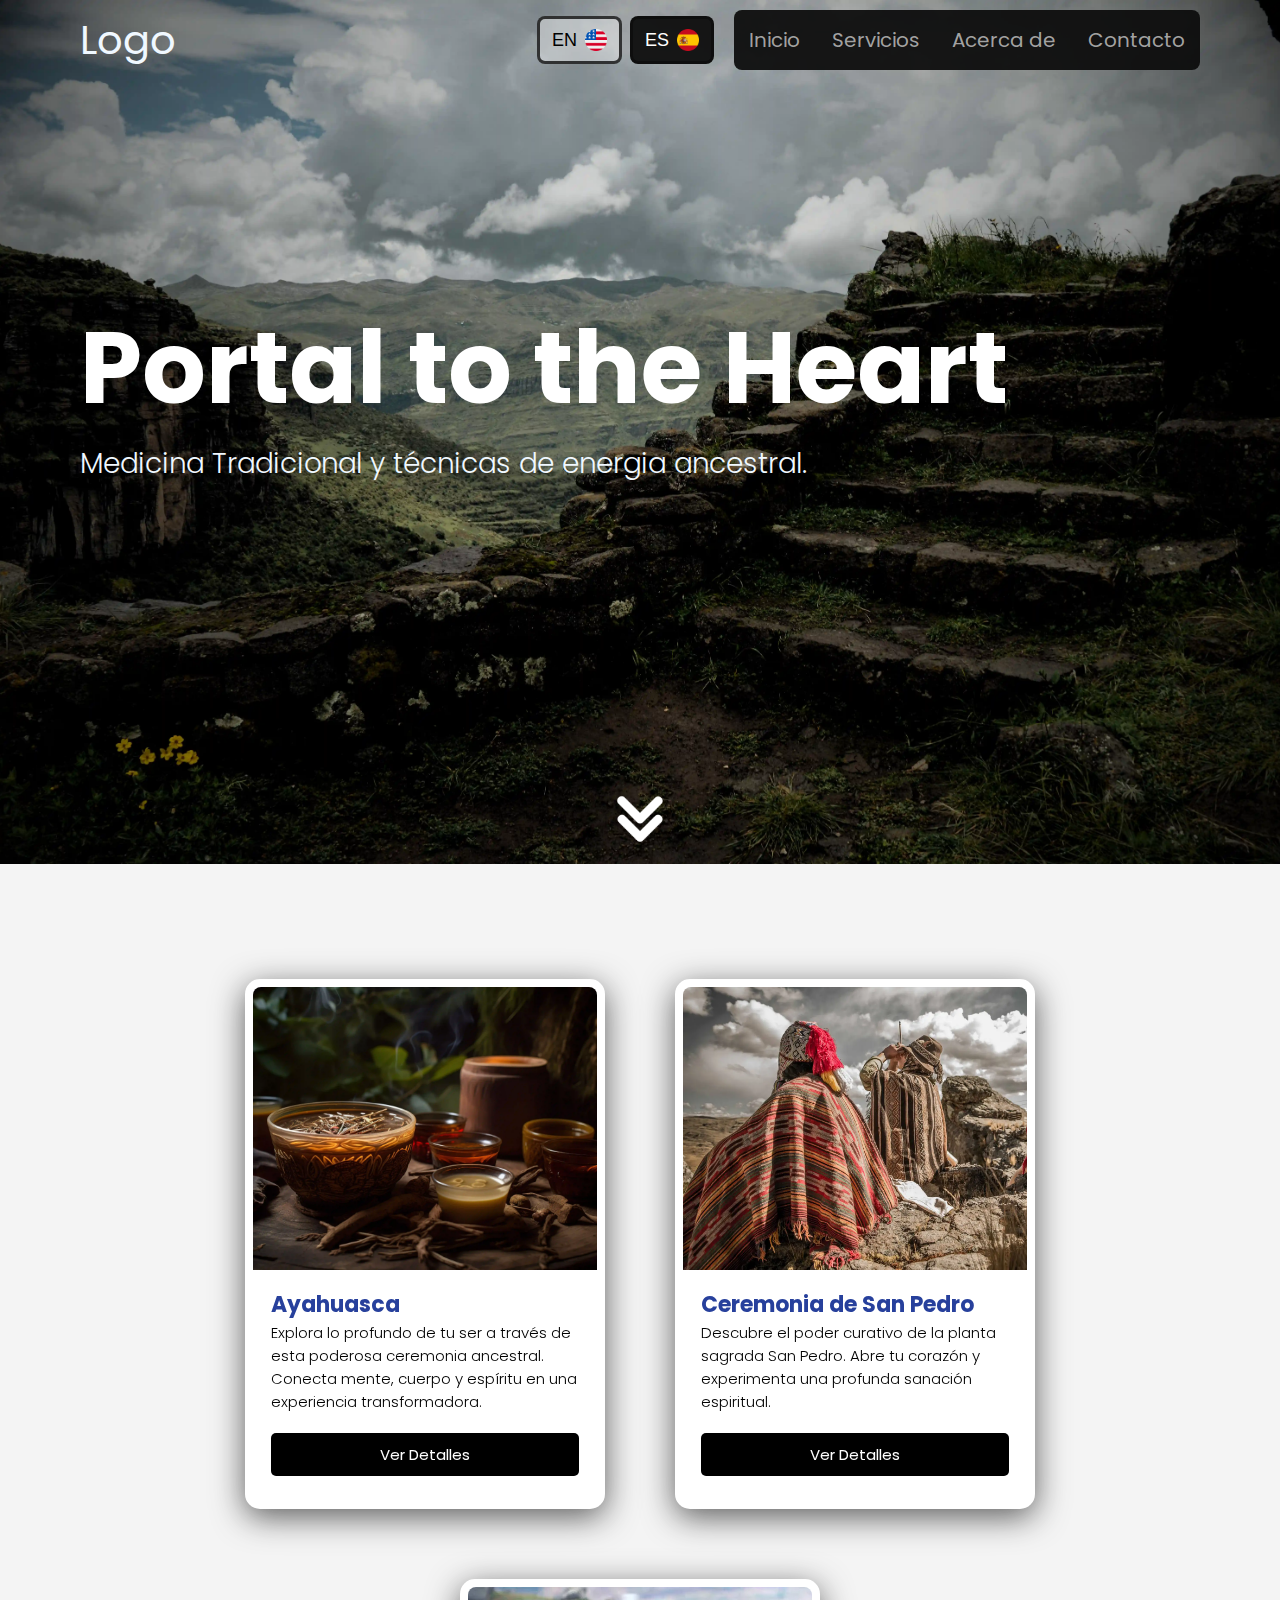
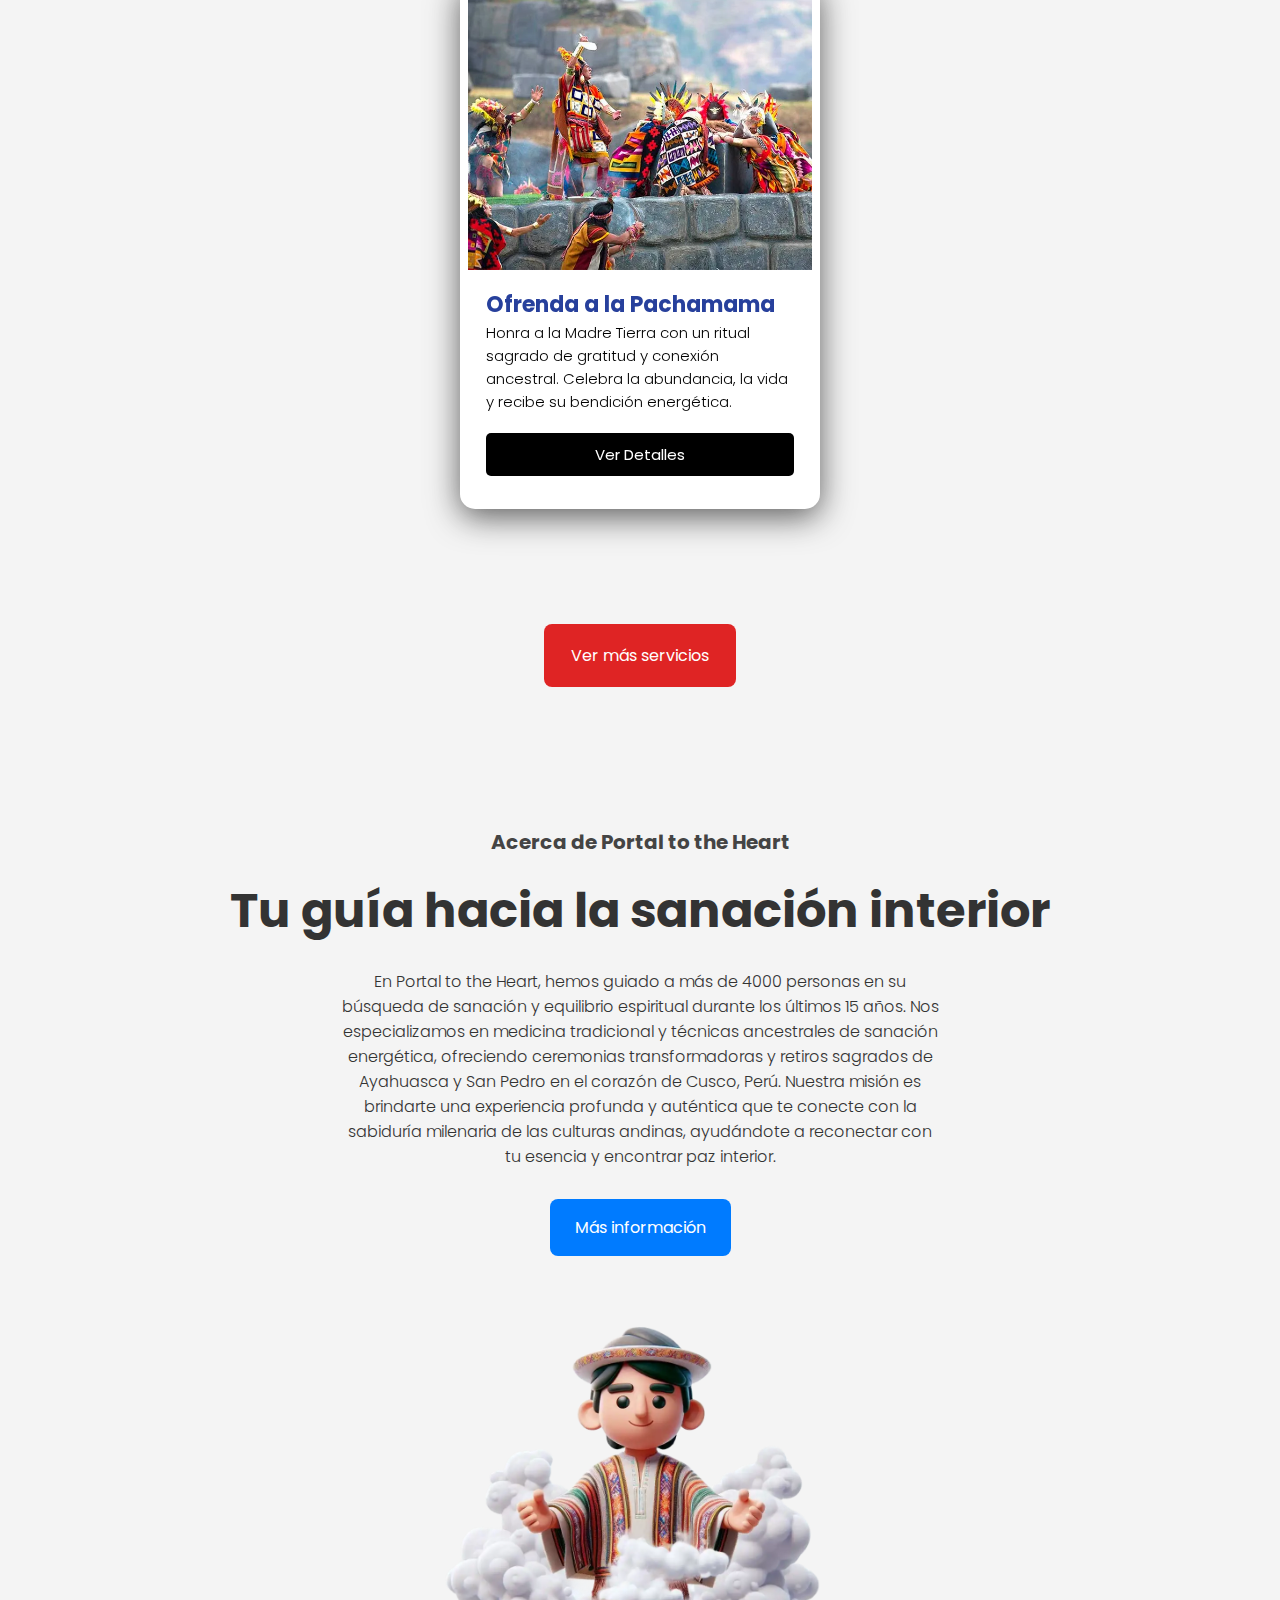
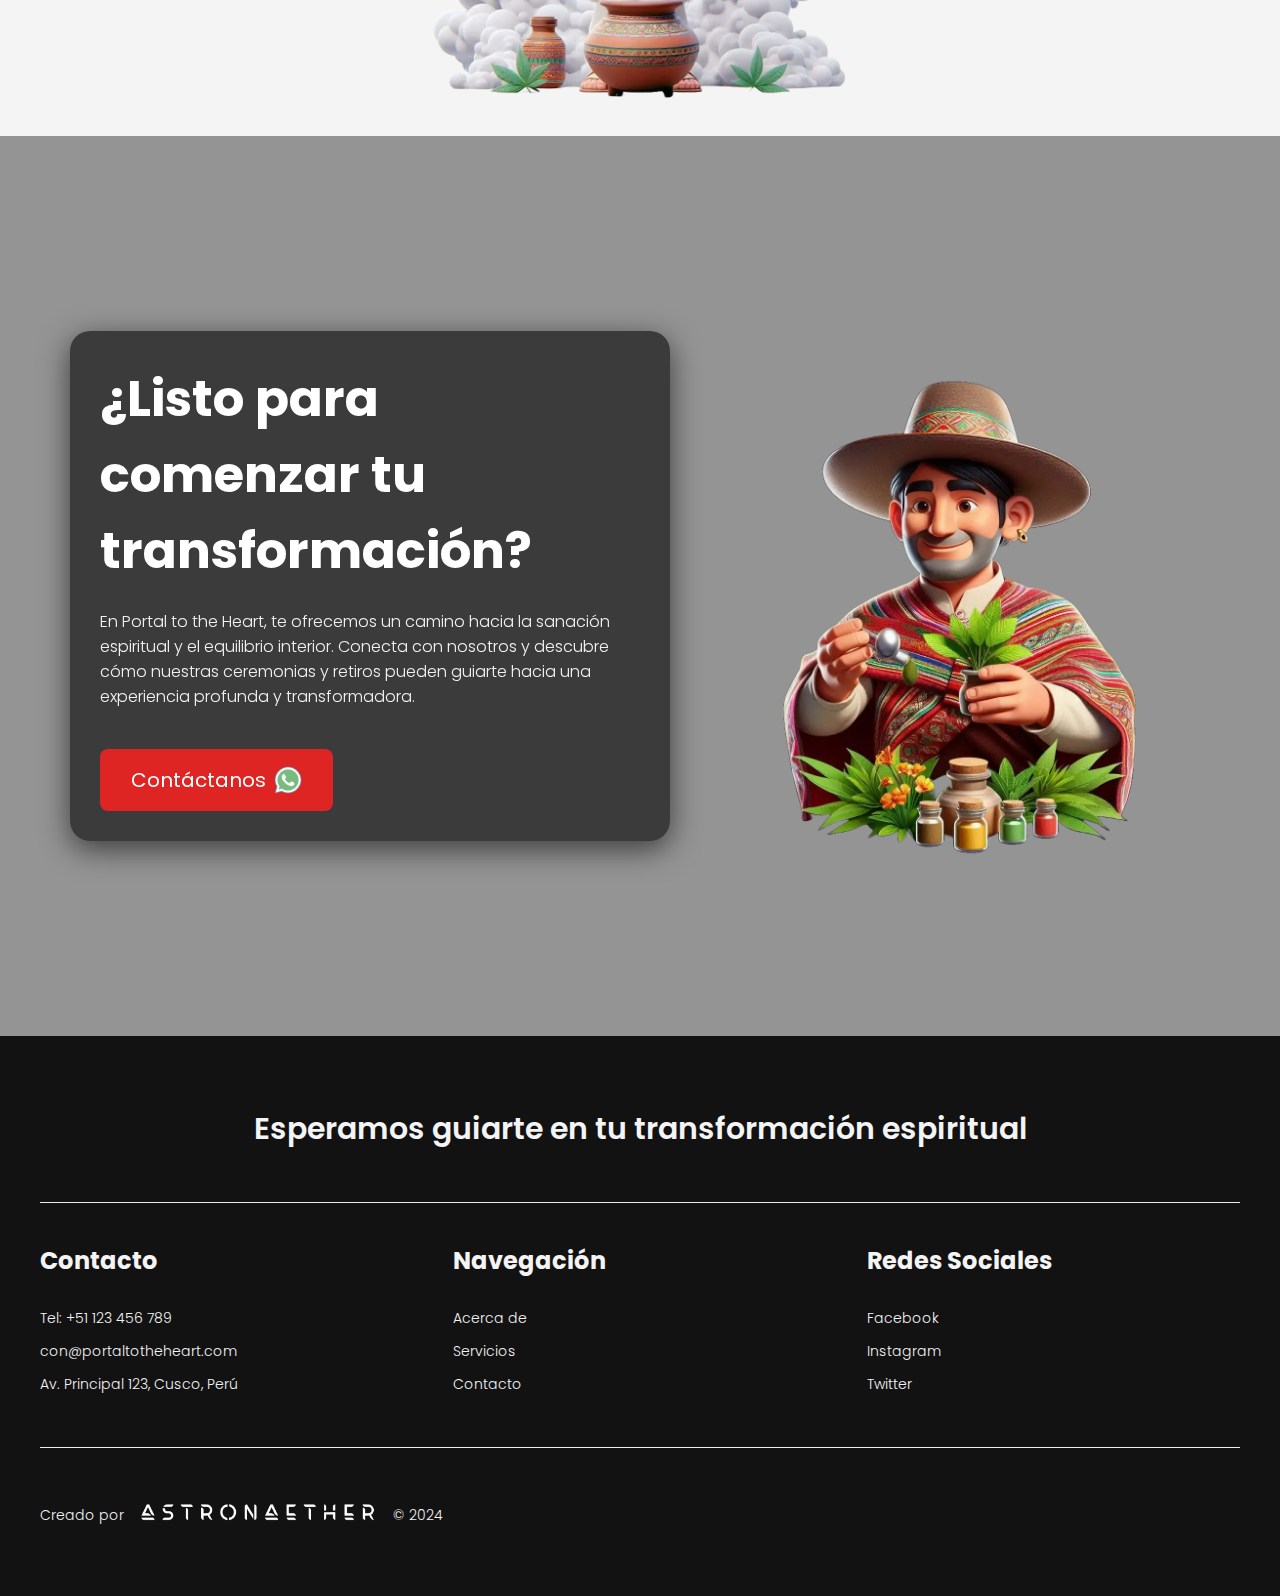
<file: index.html>
<!DOCTYPE html>
<html lang="en"> <!-- Idioma inicial -->
<head>
    
    <meta charset="UTF-8">
    <meta name="viewport" content="width=device-width">
    <title>Portal to the Heart - Ceremonias de Ayahuasca y San Pedro en Cusco, Perú</title>
    <meta name="description" content="Descubre ceremonias de Ayahuasca y San Pedro en Cusco, Perú, con un enfoque en medicina tradicional y sanación energética.">
    <link rel="stylesheet" href="styles.css">
    <link rel="stylesheet" href="global.css">

    <meta name="keywords" content="palabras, clave, relevantes">
    <meta name="author" content="Tu Nombre">

    <link rel="alternate" hreflang="es" href="https://tusitio.com/es/" />
    <link rel="alternate" hreflang="en" href="https://tusitio.com/en/" />
    

    <!-- Font -->

    <link rel="preconnect" href="https://fonts.googleapis.com">
    <link rel="preconnect" href="https://fonts.gstatic.com" crossorigin>
    <link href="https://fonts.googleapis.com/css2?family=Noto+Sans+JP:wght@500&family=Poppins:ital,wght@0,100;0,200;0,300;0,400;0,500;0,600;0,700;0,800;0,900;1,100;1,200;1,300;1,400;1,500;1,600;1,700;1,800;1,900&display=swap" rel="stylesheet">

    <!-- OPEN GRAPH -->
     <!-- Open Graph para mejorar la visibilidad en redes sociales -->
    <meta property="og:title" content="Portal to the Heart - Ceremonias de Ayahuasca y San Pedro en Cusco, Perú">
    <meta property="og:description" content="Descubre ceremonias de Ayahuasca y San Pedro en Cusco, Perú, con un enfoque en medicina tradicional y sanación energética.">
    <meta property="og:image" content="URL_de_la_imagen_a_mostrar.jpg">
    <meta property="og:url" content="https://tusitio.com/">
    <meta name="robots" content="index, follow"> 

</head>
<body>
    <header class="header_parent">
        <nav id="nav-container"></nav> <!-- Se carga en el js -->
        <!-- Titulo de la pagina-->
        <section class="front_page">
            <article class="front_text">
                <h2>Portal to the Heart</h2>
                <p data-translate="description">Medicina Tradicional y técnicas de energia ancestral.</p>
            </article>
            <img src="images/flecha-2.png" alt="Scroll down" class="scroll_icon">
        </section>
    </header>
    <!--Seccion de cartas de presentacion-->
    <main>
        <section class="container_cards">
            <div class="card_section first">
                <div class="card_image">
                    <img src="images/Foto_Ayahuasca.webp" alt="Imagen de la carta 1" loading="lazy">
                </div>
                <div class="card_content">
                    <h1 class="card_title" data-translate="ayahuasca_title">Ayahuasca</h1>
                    <p class="card_description" data-translate="ayahuasca_description">Explora lo profundo de tu ser a través de esta poderosa ceremonia ancestral. Conecta mente, cuerpo y espíritu en una experiencia transformadora.</p>
                    <a href="#" class="card_button" data-translate="card_button">Ver Detalles</a>
                </div>
            </div>
            <div class="card_section second">
                <div class="card_image">
                    <img src="images/Personas.webp" alt="Imagen de la carta 1" loading="lazy">
                </div>
                <div class="card_content">
                    <h1 class="card_title" data-translate="san_pedro_title">Ceremonia de San Pedro</h1>
                    <p class="card_description" data-translate="san_pedro_description">Descubre el poder curativo de la planta sagrada San Pedro. Abre tu corazón y experimenta una profunda sanación espiritual.</p>
                    <a href="#" class="card_button" data-translate="card_button">Ver Detalles</a>
                </div>
            </div>
            <div class="card_section third">
                <div class="card_image">
                    <img src="images/pago_Pachamama.webp" alt="Imagen de la carta 1" loading="lazy">
                </div>
                <div class="card_content">
                    <h1 class="card_title" data-translate="pachamama_title">Ofrenda a la Pachamama</h1>
                    <p class="card_description" data-translate="pachamama_description">Honra a la Madre Tierra con un ritual sagrado de gratitud y conexión ancestral. Celebra la abundancia, la vida y recibe su bendición energética.</p>
                    <a href="#" class="card_button" data-translate="card_button">Ver Detalles</a>
                </div>
            </div>
        </section>
        <!-- Sección de botón debajo de las cartas -->
        <div class="container_button_servicios">
            <a href="services.html" class="button_servicios" data-translate="card_more_button">Ver más servicios</a>
        </div>
        <section class="container_about">
            <div class="about_content">
                <h3 class="small_title" data-translate="main_small_title">Acerca de Portal to the Heart</h3>
                <h1 class="large_title" data-translate="main_large_title">Tu guía hacia la sanación interior</h1>
                <p class="about_paragraph" data-translate="main_info">En Portal to the Heart, hemos guiado a más de 4000 personas en su búsqueda de sanación y equilibrio espiritual durante los últimos 15 años. Nos especializamos en medicina tradicional y técnicas ancestrales de sanación energética, ofreciendo ceremonias transformadoras y retiros sagrados de Ayahuasca y San Pedro en el corazón de Cusco, Perú.
                    Nuestra misión es brindarte una experiencia profunda y auténtica que te conecte con la sabiduría milenaria de las culturas andinas, ayudándote a reconectar con tu esencia y encontrar paz interior.</p>
                <a href="about.html" class="about_button" data-translate="main_button">Más información</a>
                <img src="images/hombre_humo.webp" alt="persona" loading="lazy">
            </div>
        </section>
        <section id="contact" class="parallax_section">
            <div class="contact_container">
                <div class="contact_text">
                    <h3 class="contact_title" data-translate="section_title">¿Listo para comenzar tu transformación?</h3>
                    <p class="contact_description" data-translate="section_description">En Portal to the Heart, te ofrecemos un camino hacia la sanación espiritual y el equilibrio interior. Conecta con nosotros y descubre cómo nuestras ceremonias y retiros pueden guiarte hacia una experiencia profunda y transformadora.</p>
                    <a href="#" class="contact_button">
                        <span data-translate="section_button">Contáctanos</span>
                        <img src="images/icono_wpp.png" alt="WhatsApp" class="whatsapp_icon" loading="lazy">
                    </a>
                </div>
                <div class="contact_image">
                    <img src="images/Hombre_plantas.webp" alt="Ritual de sanación en Cusco" loading="lazy">
                </div>
            </div>
        </section>
    </main>
    <footer id="footer-container"></footer> <!-- Se carga en el js -->
    <script src="script.js" defer></script>
</body>
</html>
</file>
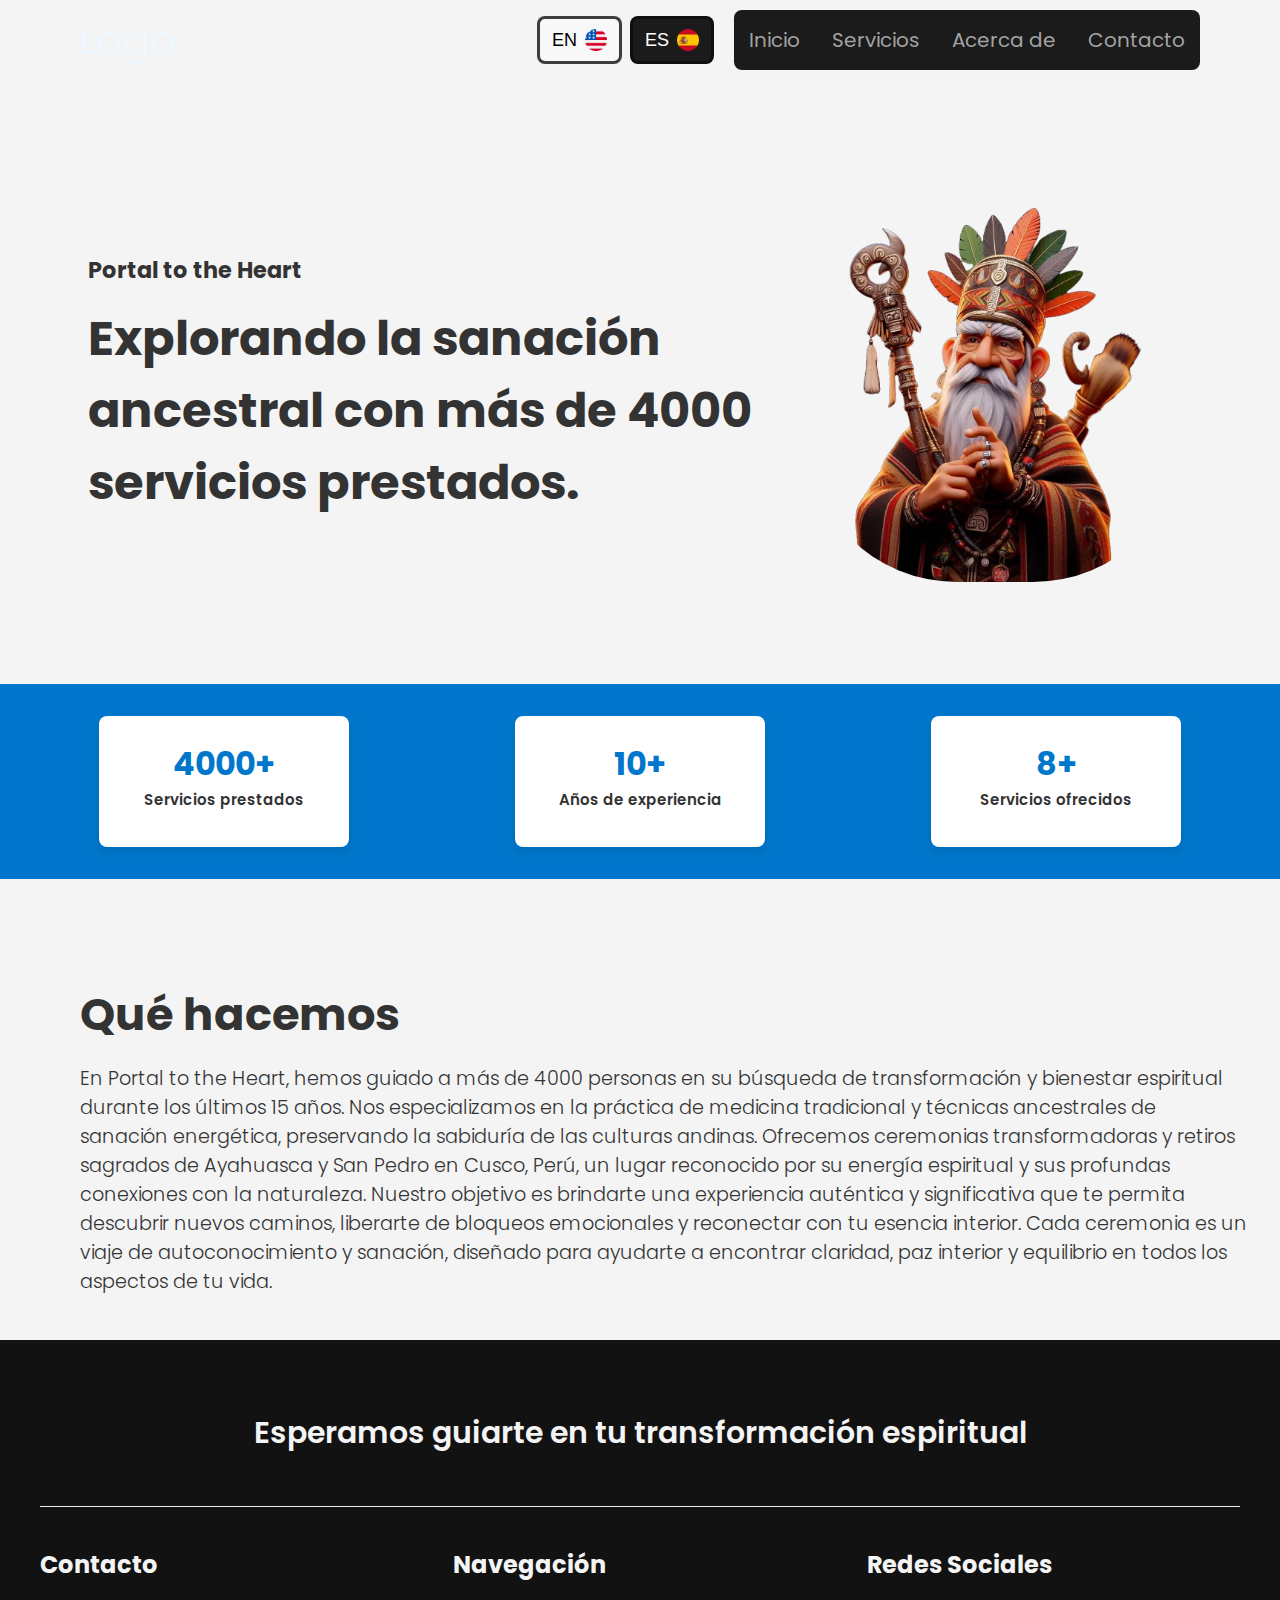
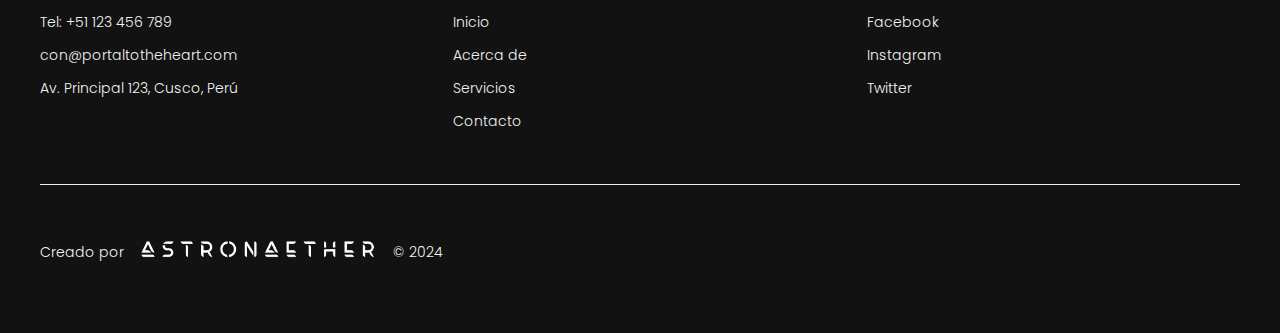
<file: about.html>
<!DOCTYPE html>
<html lang="en">
<head>
    <meta charset="UTF-8">
    <meta name="viewport" content="width=device-width">
    <title>Portal to the Heart - Ceremonias de Ayahuasca y San Pedro en Cusco, Perú</title>
    <meta name="description" content="Descubre ceremonias de Ayahuasca y San Pedro en Cusco, Perú, con un enfoque en medicina tradicional y sanación energética.">
    <link rel="stylesheet" href="about.css">
    <link rel="stylesheet" href="global.css">

    <meta name="keywords" content="palabras, clave, relevantes">
    <meta name="author" content="Tu Nombre">

    <link rel="alternate" hreflang="es" href="https://tusitio.com/es/" />
    <link rel="alternate" hreflang="en" href="https://tusitio.com/en/" />
    

    <!-- Font -->

    <link rel="preconnect" href="https://fonts.googleapis.com">
    <link rel="preconnect" href="https://fonts.gstatic.com" crossorigin>
    <link href="https://fonts.googleapis.com/css2?family=Noto+Sans+JP:wght@500&family=Poppins:ital,wght@0,100;0,200;0,300;0,400;0,500;0,600;0,700;0,800;0,900;1,100;1,200;1,300;1,400;1,500;1,600;1,700;1,800;1,900&display=swap" rel="stylesheet">

    <!-- OPEN GRAPH -->
     <!-- Open Graph para mejorar la visibilidad en redes sociales -->
    <meta property="og:title" content="Portal to the Heart - Ceremonias de Ayahuasca y San Pedro en Cusco, Perú">
    <meta property="og:description" content="Descubre ceremonias de Ayahuasca y San Pedro en Cusco, Perú, con un enfoque en medicina tradicional y sanación energética.">
    <meta property="og:image" content="URL_de_la_imagen_a_mostrar.jpg">
    <meta property="og:url" content="https://tusitio.com/">
    <meta name="robots" content="index, follow"> 
</head>
<body>
    <header>
        <nav id="nav-container"></nav> <!-- Se carga en el js -->
    </header>
    <section class="about-intro">
        <div class="about-intro-content">
            <div class="intro-text">
                <h1>Portal to the Heart</h1>
                <p>Explorando la sanación ancestral con más de 4000 servicios prestados.</p>
            </div>
            <img src="images/chaman.webp" alt="Avatar" class="intro-avatar">
        </div>
    </section>

    <section class="about-achievements">
        <div class="achievement-card">
            <h2>4000+</h2>
            <p>Servicios prestados</p>
        </div>
        <div class="achievement-card">
            <h2>10+</h2>
            <p>Años de experiencia</p>
        </div>
        <div class="achievement-card">
            <h2>8+</h2>
            <p>Servicios ofrecidos</p>
        </div>
    </section>

    <section class="about-history">
        <h2>Qué hacemos</h2>
        <p>En Portal to the Heart, hemos guiado a más de 4000 personas en su búsqueda de transformación y bienestar espiritual durante los últimos 15 años. Nos especializamos en la práctica de medicina tradicional y técnicas ancestrales de sanación energética, preservando la sabiduría de las culturas andinas. Ofrecemos ceremonias transformadoras y retiros sagrados de Ayahuasca y San Pedro en Cusco, Perú, un lugar reconocido por su energía espiritual y sus profundas conexiones con la naturaleza. Nuestro objetivo es brindarte una experiencia auténtica y significativa que te permita descubrir nuevos caminos, liberarte de bloqueos emocionales y reconectar con tu esencia interior. Cada ceremonia es un viaje de autoconocimiento y sanación, diseñado para ayudarte a encontrar claridad, paz interior y equilibrio en todos los aspectos de tu vida.
        </p>
    </section>

    <footer id="footer-container"></footer> <!-- Se carga en el js -->
    <script src="script.js"></script>
</body>
</html>
</file>
<file: styles.css>
.header_parent{
    background-image: url(images/foto_portada.webp);
    background-size: cover; /* Cubre todo el espacio sin importar el tamaño de la pantalla */
    background-repeat: no-repeat;
    background-position: center;
    position: relative;
    height: 96vh; 

}

/* Sección principal (front_page) */
.front_page {
    width: 100%;
    margin: auto;
    height: 80vh; /* Ocupa el 80% de la altura de la pantalla */
    display: flex;
    flex-direction: column;
    justify-content: center; /* Centra el contenido verticalmente */
    align-items: flex-start; /* Alinea el contenido a la izquierda */
}

/* Ajustes para el texto */
.front_text {
    margin-top: -90px; /* Ajusta el valor para mover el contenido hacia arriba */
    text-align: left; /* Alinea el texto a la izquierda */
    padding: 0 80px; /* Un pequeño margen desde el borde izquierdo */
}

.front_text h2 {
    font-size: 100px;
    color: rgb(255, 255, 255);
}

.front_text p {
    font-size: 28px;
    color: aliceblue;
}

/* Icono de la flecha */
.scroll_icon {
    width: 50px; /* Tamaño más pequeño */
    margin: auto;
    animation: bounce 1.8s infinite; /* Animación de rebote */
    align-self: center; /* Centra la flecha horizontalmente */
    margin-top: 50px; /* Espacio adicional entre el texto y la flecha */
    position: absolute;
    bottom: 20px; /* Alinea la flecha en la parte inferior */
}

/* Efecto de rebote */
@keyframes bounce {
    0%, 100% {
        transform: translateY(0);
    }
    50% {
        transform: translateY(-20px); /* La flecha sube 20px */
    }
}

.container_cards{
    background-color: #f4f4f4;
    width: 100%;
    display: flex;
    justify-content: center;
    align-items: center;
    flex-wrap: wrap;

     /* Elimina la altura fija */
     height: auto; /* Esto permite que el contenedor se ajuste a la altura de su contenido */
     padding: 80px 30px;
}
.card_section {
    margin: 35px;
    width: 360px;
    height: 530px;
    background: rgb(255, 255, 255);
    box-shadow: 0 8px 32px 0 rgba(28, 28, 28, 0.702);
    backdrop-filter: blur( 4px );
    -webkit-backdrop-filter: blur( 4px );
    border-radius: 15px;
    display: flex;
    flex-direction: column;
    overflow: hidden;
    transition: transform 0.3s ease;
    padding: .5em; /* Espacio para imagen y texto*/
}

.card_section:hover {
    transform: scale(1.08); /* Agrega un efecto de hover a la carta */
}

/* Estilos para la imagen */
.card_image {
    width: 100%;
    height: 55%; /* La imagen ocupa la mayor parte de la carta */
    overflow: hidden;
    border-radius: 8px 8px 0 0;
}

.card_image img {
    width: 100%;
    height: 100%;
    object-fit: cover; /* Asegura que la imagen se ajuste bien sin distorsionarse */
}

/* Estilos para el contenido de la carta */
.card_content {
    padding: 18px;
    height: 40%; /* El contenido ocupa la parte restante */
    display: flex;
    flex-direction: column;
    justify-content: space-between;
}

.card_title{
    color: rgb(39, 64, 156);
    font-size: 22px;
}

.card_description {
    color: rgb(0, 0, 0);
    font-size: 15px;
    margin-bottom: 20px;
}

.card_button {
    padding: 10px 20px;
    background-color: #000000;
    color: white;
    text-align: center;
    border-radius: 5px;
    font-size: 15px;
    transition: background-color 0.3s ease;
}

.card_button:hover {
    /* background-color: rgb(255, 101, 0); Cambio de color al pasar el mouse sobre el botón */
    background: white;
    color: black;
    border: 1px solid black;
}

.container_button_servicios{
    display: flex;
    justify-content: center;
    width: 100%;
    background-color: #f4f4f4;
}

.button_servicios{
    background-color: rgb(223, 36, 36);
    color: #fff;
    padding: 18px 26px;
    border-radius: 8px;
    border: 1px solid transparent; /* Aplica un borde transparente por defecto */
    text-decoration: none;
    font-size: 16px;
    transition: background-color 0.4s ease;
}

.button_servicios:hover{
    background-color: #f4f4f4;
    border: 1px solid black;
    color: black;
}

/* Estilos para la sección About */
.container_about {
    height: auto; /* Ajusta automáticamente la altura según el contenido */
    display: flex;
    justify-content: center;
    align-items: center;
    padding: 40px;
    padding-bottom: 10px;
    background-color: #f4f4f4;
    margin-top: 100px;
}

/* Contenedor para alinear los elementos en columna */
.about_content {
    display: flex;
    flex-direction: column;
    align-items: center; /* Centra los elementos horizontalmente */
    text-align: center;  /* Alinea el texto al centro */
}

/* Título pequeño */
.small_title {
    font-size: 20px;
    color: #444;
    margin-bottom: 18px;
}

/* Título grande */
.large_title {
    font-size: 48px;
    color: #333;
    margin-bottom: 22px;
}

/* Párrafo */
.about_paragraph {
    font-size: 16px;
    color: #333;
    max-width: 600px; /* Limita el ancho del párrafo para que no sea muy ancho en pantallas grandes */
    margin-bottom: 30px;
}

/* Botón */
.about_button {
    padding: 15px 24px;
    background-color: #007bff;
    color: #fff;
    border: 1px solid transparent; /* Aplica un borde transparente por defecto */
    text-align: center;
    border-radius: 8px;
    text-decoration: none;
    font-size: 16px;
    transition: background-color 0.3s ease;
}

.about_button:hover {
    /* background-color: #0056b3;  */
    background-color: #f4f4f4;
    color: black;
    border: 1px solid black; /* Aplica un borde transparente por defecto */
}

.container_about img{
    width: 450px;
    height: 450px;
    object-fit: cover; /* Asegura que la imagen se ajuste bien sin distorsión */
    margin-top: 20px;
}

/* Sección con el efecto parallax */
.parallax_section {
    background-image: url('images/Fondo_magico.jpg'); /* Imagen que se irá revelando */
    background-attachment: fixed; /* Hace que la imagen se quede fija mientras haces scroll */
    background-size: cover; /* Asegura que la imagen cubra todo el contenedor */
    background-position: center; /* Centra la imagen */
    height: 100vh; /* Hace que la sección ocupe toda la pantalla */
    display: flex;
    justify-content: center;
    align-items: center;
    
    /* Efecto viñeta y oscurecimiento */
    background-color: rgba(0, 0, 0, 0.394); /* Capa semitransparente negra para oscurecer */
    background-blend-mode: darken; /* Oscurece la imagen combinando el color y la imagen */
}

/* Contenedor general para la sección de contacto */
.contact_container {
    display: flex;
    justify-content: space-between;
    align-items: center;
    width: 100%;
    max-width: 1200px;
    padding: 30px;
    margin: auto; /* Centra el contenedor */
    color: #fff;
}

/* Texto del contacto */
.contact_text {
    display: flex;
    flex-direction: column;
    align-items: flex-start;
    max-width: 600px;
    margin-right: 40px;
    background-color: rgba(0, 0, 0, 0.6); /* Fondo semi-transparente más sutil */
    padding: 30px; /* Mayor padding para darle espacio al contenido */
    border-radius: 20px;
    box-shadow: 0 8px 30px rgba(0, 0, 0, 0.599); /* Sombra suave para darle elevación */
    backdrop-filter: blur(5px); /* Efecto de desenfoque detrás del fondo para mayor distinción */
}

/* Título del contacto */
.contact_title {
    font-size: 50px;
    margin-bottom: 20px;
    color: #fff; /* Mantén el texto blanco para que contraste bien */
}

/* Descripción del contacto */
.contact_description {
    font-size: 16px; /* Ajusta ligeramente el tamaño para que sea más legible */
    margin-bottom: 40px;
    color: #f1f1f1; /* Un gris claro para un texto menos duro que el blanco */
}

/* Botón para contactar */
.contact_button {
    padding: 15px 30px;
    background-color: rgb(223, 36, 36);
    color: #fff;
    text-decoration: none;
    font-size: 20px;
    border-radius: 8px;
    transition: background-color 0.3s ease;
    border: 1px solid transparent;
    display: flex; /* Asegura que el texto y el ícono estén en línea */
    align-items: center; /* Centra verticalmente el contenido */
}

.whatsapp_icon {
    margin-left: 8px; /* Espacio entre el texto y el ícono */
    width: 28px; /* Tamaño del ícono */
    height: 28px; /* Tamaño del ícono */
}

.contact_button:hover {
    background-color: transparent;
    border: 1px solid white;
}

/* Imagen del contacto */
.contact_image img {
    max-width: 100%; /* Hace que la imagen nunca exceda el ancho de su contenedor */
    height: auto; /* Mantiene las proporciones de la imagen */
    object-fit: cover; /* Asegura que la imagen se ajuste bien sin distorsión */
    position: relative;
    transform: translateY(30px); /* Ajusta la imagen hacia abajo */
}


@media (max-width: 480px) {
    .front_text h2 {
        font-size: 60px; /* Reduce el tamaño dl título en móviles pequeños */
        margin-top: 100px; /* Ajusta el margen superior */
    }
    .front_text p {
        font-size: 20px; /* Reduce también el tamaño del párrafo */
    }

    .front_text {
        padding: 0 20px; /* Reduce el padding en móviles pequeños */
    }

}

/* Responsive: Pantallas pequeñas (Tablets y Smartphones) */
@media (max-width: 768px) {

    .front_text{
        margin-top: -160px;
    }

    .front_text h2 {
        margin-top: 128px; /*Bajamos en titulo*/
        font-size: 60px; /* Reducimos el tamaño del título */
    }

    .front_text p {
        font-size: 25px; /* Reducimos el tamaño del texto descriptivo */
    }

    .scroll_icon {
        width: 35px; /* Reducimos el tamaño del icono */
        bottom: 130px; /* Ajustamos la posición de la flecha */
    }

    .card_section {
        width: 90%; /* Asegura que las cartas ocupen la mayor parte del ancho en móviles */
        margin: 20px auto; /* Centramos las cartas y ajustamos el margen */
    }


    .card_title{
        font-size: 18px;
    }

    .card_description{
        font-size: 12px;
    }

    .parallax_section{   /*Parallax se ajusta a los mobiles*/
        height: auto;
    }

    .container_about img{ /*Reducimos el tamaño del personaje 3D*/
        width: 320px;
        height: 320px;
    }

    .contact_image img {
        width: 280px;
        height: 280px;
        margin-top: 20px;
    }

}

/* Ajustes para contact_section (Por imagen) */

@media (max-width: 1050px){
    .contact_container {
        flex-direction: column; /* Pone los elementos en columna en lugar de fila */
        text-align: center;
    }

    .contact_title {
        font-size: 30px;
        margin-bottom: 20px;
    }

    .contact_text {
        align-items: center;
        margin-right: 0;
    }

    .contact_image img {
        width: 420px;
        height: 420px;
        margin-top: 20px;
    }
}
</file>
<file: global.css>
*{
    margin: 0;
    box-sizing: border-box;
}

ul,a{
    list-style: none;
    text-decoration: none;
}

body {
    font-family: 'Poppins', 'Noto Sans JP', sans-serif;
    background-color: #f4f4f4;
}

.header_logo{
    font-size: 40px;
    color: aliceblue;
}

.nav_parent{
    width: 100%;
    height: 80px;
    display: flex;
    margin: auto;
    padding: 0 80px;
    justify-content: space-between;
    align-items: center;
    position: relative;
}

.menu_container{
    display: flex;
    gap: 20px;
}

/*Cambio de idioma*/
.language-switcher {
    display: flex;
    justify-content: center;
    align-items: center;
    gap: 8px; /* Espacio entre los botones */
}

.menu_button {
    display: flex;
    align-items: center;
    padding: 10px 12px;
    font-size: 18px;
    border-radius: 8px;
    background-color: rgba(255, 255, 255, 0.413);
    border: 3px solid rgba(13, 13, 13, 0.798);
    color: #000000;
    cursor: pointer;
    transition: all 0.3s ease;
}

.menu_button img {
    width: 22px;
    height: 22px;
    margin-left: 8px; /* Cambiamos de margin-right a margin-left */
}

.menu_button:hover {
    background-color: rgba(13, 13, 13, 0.94);
    color: #ffffff;
    transition: 0.6s;
}

.menu_button.active {
    background-color: rgba(13, 13, 13, 0.94);
    color: #ffffff;
    
}

.menu_button:focus {
    outline: none;
    box-shadow: 0 0 5px rgba(0, 0, 0, 0.5);
}

.nav_links{
    list-style: none;
    display: flex;
    gap: 12px;
    padding: 5px;
    background-color: rgba(13, 13, 13, 0.94);
    border-radius: 8px;
}

.nav_list{
    padding: 10px;
    border-radius: 8px;

}

.nav_link{
    color: rgba(188, 188, 188, 0.868);
    position: relative;
    transition: 0.5s;
    font-size: 20px; /* Cambié el tamaño de la fuente aquí */
}

.nav_link:hover{
   color: rgb(255, 255, 255);
}

.nav_link::after{
    content: "";
    position: absolute;
    height: 2px;
    left: 0; 
    bottom: 0; 
    width: 0; 
    background-color: rgb(255, 43, 43);
    transition: width .4s;
    border-radius: 6px;
}

.nav_link:hover::after{
    width: 100%;
}

/* HAMBURGER ICON */
.hamburger_icon {
    display: none; /* Oculto por defecto, visible solo en móviles */
    flex-direction: column;
    gap: 4px;
    z-index: 1001; /* Asegura que esté por encima del menú */
    position: relative; /* Para que funcione el z-index */
}

.hamburger_icon span {
    width: 28px;
    height: 4px;
    background-color: white;
    border-radius: 2px;
    transition: all 0.3s ease-in-out;
}

/* Cambios cuando el menú está activo */
.hamburger_icon.active span:nth-child(1) {
    transform: translateY(8px) rotate(45deg);
}

.hamburger_icon.active span:nth-child(2) {
    opacity: 0;
}

.hamburger_icon.active span:nth-child(3) {
    transform: translateY(-8px) rotate(-45deg);
}

.nav_links.active {
    top: 0;
    opacity: 0; /* Empieza invisible */
    animation: fadeIn 0.5s forwards; /* Animación para que aparezca suavemente */
}

@keyframes fadeIn {
    to {
        opacity: 1;
    }
}

/* Clase para bloquear el scroll */
.no-scroll {
    overflow: hidden; /* Bloquea el scroll */
}

/* Estilos generales del footer */
.footer {
    background-color: rgb(18, 18, 18);
    padding: 20px;
    text-align: center; /* Centra todo el contenido del footer */
}

/* Contenedor del footer */
.footer_container {
    max-width: 1200px; /* Limita el ancho máximo */
    margin: auto; /* Centra el contenedor */
}

/* Títulos del footer */
.footer_subtitle {
    font-size: 30px;
    margin-bottom: 50px;
    margin-top: 50px;
    color: #f4f4f4;
    font-weight: 600;
}

/* Secciones dentro del footer */
.footer_sections {
    display: flex; /* Usa flexbox para organizar las secciones */
    justify-content: space-around; /* Espacia las secciones */
    flex-wrap: wrap; /* Permite que las secciones se apilen en pantallas pequeñas */
    border-top: 1.2px solid rgb(237, 237, 237);
    border-bottom: 1.2px solid rgb(237, 237, 237);
    gap: 40px;
}

/* Cada sección */
.footer_section {
    margin: 40px 0;
    flex: 1; /* Ocupa espacio igual en la fila */
    min-width: 200px; /* Ancho mínimo para evitar que se vuelva demasiado estrecha */
    text-align: left; /* Alinea el contenido de la sección a la izquierda */
}

/* Títulos de las secciones */
.section_title {
    font-size: 18px;
    margin-bottom: 30px;
}

/* Enlaces en el footer */
.footer_section a,p{
    color: #f4f4f4;
    font-size: 14px;
    margin-bottom: 12px;
    font-weight: 300; /* Cambia el valor según la delgadez deseada */
}

.footer_section h3{
    color: #f4f4f4;
    font-size: 24px;
}


/* Parte inferior del footer */
.footer_bottom {
    max-width: 1200px; /* Limita el ancho máximo */
    margin: auto; /* Centra el contenedor */
    margin-top: 40px; /* Espacio superior */
    margin-bottom: 20px;
    font-size: 16px; /* Tamaño de fuente más pequeño */
    color: #f4f4f4; /* Color del texto */
    display: flex; /* Usa flexbox para alinear el contenido */
    justify-content: left; /* Centra el contenido horizontalmente */
    align-items: center; /* Alinea verticalmente el contenido */
}

/* Estilo para el logo */
.footer_logo {
    width: 260px; /* Ajusta el tamaño del logo */
    height: auto; /* Mantiene la proporción de la imagen */
    margin-left: 1px; /* Añade un pequeño margen entre el texto y el logo */
    vertical-align: middle; /* Alinea verticalmente la imagen con el texto */
    position: relative;
    top: -8px;
}

@media (max-width: 480px) {
    .footer_sections p {  /* Redimos tamaños de letras del footer*/
        font-size: 15px;
    }

    .footer_sections a {
        font-size: 15px;
    }
}

@media (max-width: 950px) {
    .menu_container {
        display: flex;
        justify-content: center;
        align-items: center;
        gap: 25px;
    }

    .menu_button{
        border-color: transparent;
        color: #ffffff;
        border-radius: 25px;
        padding: 6px 10px;
        background-color: transparent;
    }

    .menu_button:hover{
        background-color: rgb(73, 73, 73);
    }

    .menu_button.active{
        background-color: rgb(73, 73, 73);
    }

    .hamburger_icon {
        display: flex; /* Show hamburger icon */
    }

    .nav_links {
        position: fixed;
        top: -100%; /* Initially hidden */
        right: 0;
        width: 100%;
        height: 100%;
        border-radius: 0;
        background-color: rgb(37, 37, 37);
        justify-content: center;
        align-items: center;
        flex-direction: column;
        transition: all 0.5s ease-in-out;
        z-index: 1000; /* El menú debe tener z-index menor al ícono */
    }

    /* ACTIVE MENU */
    .nav_links.active {
        top: 0;
    }
    
    .nav_link {
        color: white;
        font-size: 28px;
        padding: 15px;
    }

    .nav_parent{     /* Cubrimos todo el nav para mobiles*/
        width: 100%;
        height: 72px;
        padding: 0 25px;
        background-color: rgb(32, 32, 32);
        position: fixed; /* Hacemos que el nav sea fijo en la parte superior */
        top: 0;
        left: 0;
        z-index: 999; /* Nos aseguramos de que esté por encima del contenido */
    }

    body {
        padding-top: 70px; /* Ajuste para compensar la altura del nav fijo */
    }

}

@media (max-width: 768px) {

    .header_logo {
        font-size: 30px; /* Reducimos el tamaño del logo en móviles */
    }

    .footer_sections {
        gap: 20px; /* Reduce el espacio entre las secciones */
    }

    .footer_section {
        margin: 20px 0; /* Reduce el margen superior e inferior de cada sección */
    }
}
</file>
<file: about.css>
.about-intro {
    margin-top: 90px;
    padding: 2rem 1.5rem;
    background: #f4f4f4;
    margin-left: 5%;
    max-width: 100%;
    
}

.about-intro-content {
    display: flex;
    align-items: center; /* Centra verticalmente la imagen y el texto */
    gap: 1rem; /* Espacio entre la imagen y el texto */
}

.intro-avatar {
    width: 380px; /* Tamaño inicial del avatar */
    height: auto;
    border-radius: 40%; /* Redondear la imagen para un estilo de avatar */
}

.intro-text {
    text-align: left;
    max-width: 60%; /* Limita el ancho del texto para dar más espacio al avatar */
}

.about-intro h1 {
    font-size: 1.4rem;
    color: #333;
    margin-bottom: 1rem; /* Añadir espacio entre el título y el párrafo */
}

.about-intro p {
    font-size: 3.0rem;
    font-weight: 700;
    color: #333;
}

.about-achievements {
    display: flex;
    justify-content: space-around;
    padding: 2rem 1rem;
    background-color: #0077cc;
    margin-top: 70px;
    margin-bottom: 70px;
}

.achievement-card {
    background: #fff;
    box-shadow: 0 4px 8px rgba(0, 0, 0, 0.1);
    padding: 1.5rem;
    text-align: center;
    width: 20%;
    border-radius: 8px;
    transition: transform 0.3s, box-shadow 0.3s;
}

.achievement-card:hover {
    transform: translateY(-5px);
    box-shadow: 0 6px 12px rgba(0, 0, 0, 0.15);
}

.achievement-card h2 {
    font-size: 2rem;
    color: #0077cc;
}

.achievement-card p{
    color: #333;
    font-weight: 600;
    font-size: 15px;
}

.about-history {
    padding: 2rem 1rem;
    max-width: 1200px;
    margin-left: 5%;
}

.about-history h2 {
    text-align: left;
    color: #333;
    font-size: 2.8rem;
    margin-bottom: 1rem;
}

.about-history p{
    color: #333;
    font-size: 1.2rem;
}


@media (max-width: 1024px) {
    .about-intro {
        margin-left: 3%; /* Reducir el margen en pantallas medianas */
        padding: 2rem 1rem; /* Ajustar el padding */
    }

    .intro-avatar {
        width: 250px; /* Reducir el tamaño del avatar en pantallas medianas */
    }
}

@media (max-width: 768px) {

    .about-intro{
        padding-top: 0px;
    }

    .about-intro-content {
        flex-direction: column; /* Cambia la dirección a columna para pantallas pequeñas */
    }

    .intro-text {
        max-width: 100%; /* Deja que el texto ocupe todo el ancho en móviles */
        margin-left: 3%; /* Mantén un margen izquierdo para que no quede pegado al borde */
    }

    .intro-avatar {
        width: 55%; /* Ajusta el ancho de la imagen en pantallas pequeñas */
        margin: 1rem auto -90px auto; /* Centra la imagen debajo del texto */
    }

    .about-intro p{
        font-size: 35px;
    }

    .about-achievements {
        flex-direction: column;
        align-items: center;
    }

    .achievement-card {
        width: 80%;
        margin-bottom: 1rem;
    }

}
</file>
